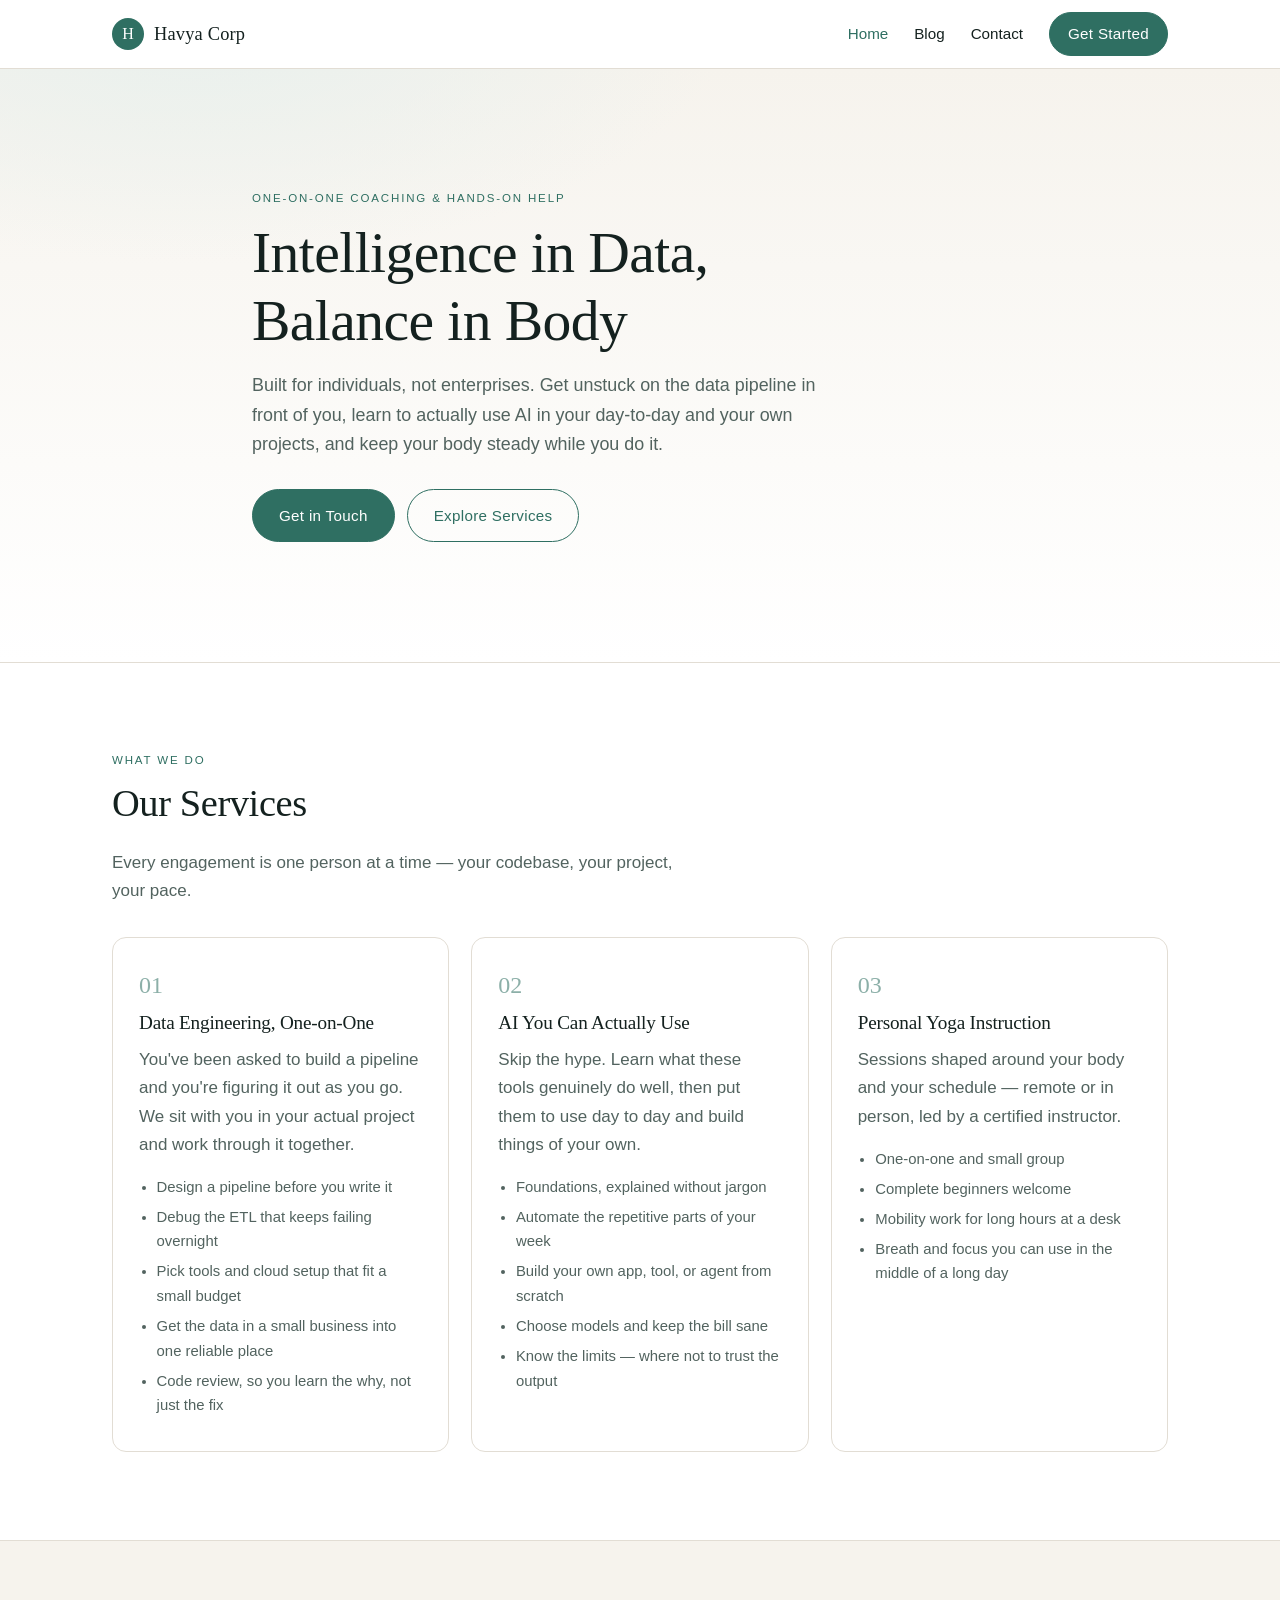
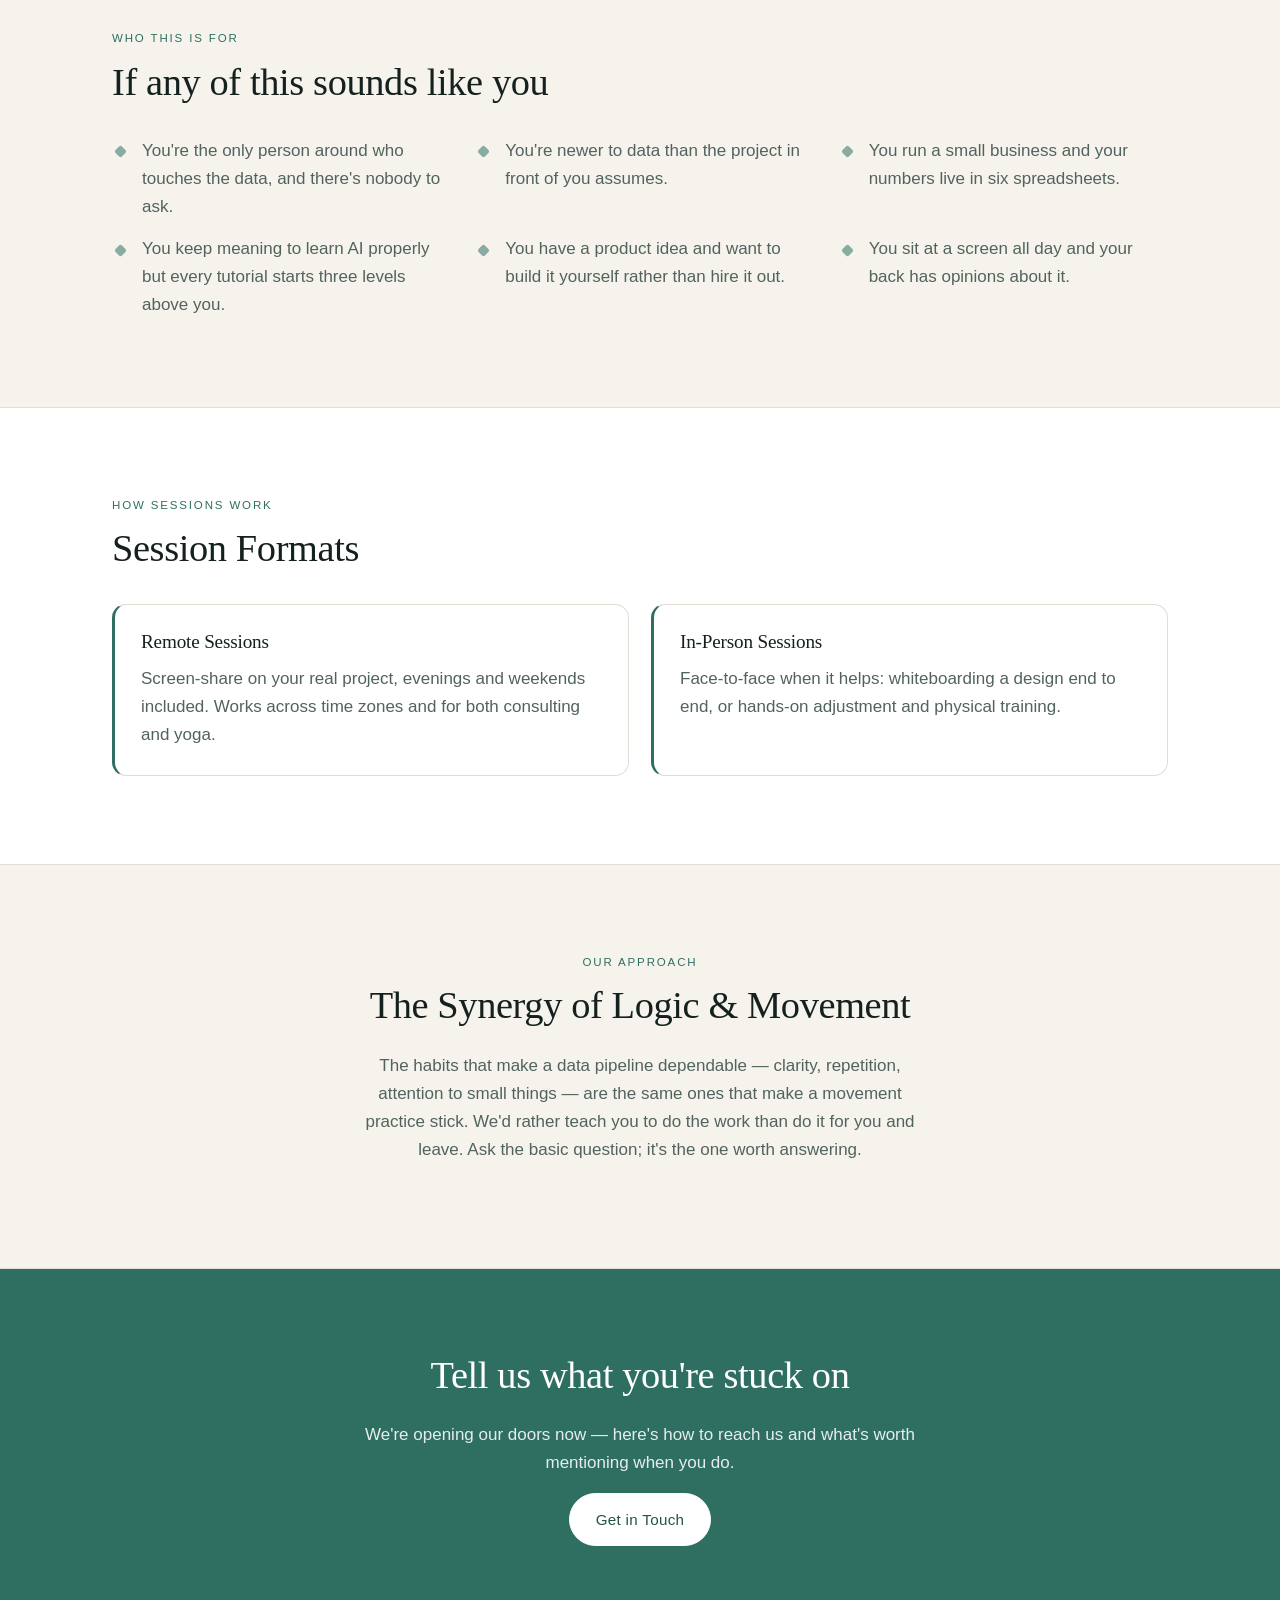
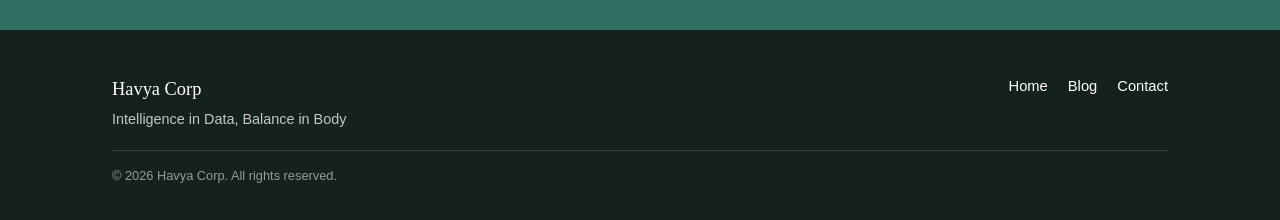
<file: index.html>
<!DOCTYPE html>
<html lang="en">
<head>
<meta charset="utf-8">
<meta name="viewport" content="width=device-width, initial-scale=1">
<title>Havya Corp — Intelligence in Data, Balance in Body</title>
<meta name="description" content="One-on-one help for individuals: build data pipelines for yourself or a small business, learn to actually use AI, and keep your body steady while you do it.">
<link rel="stylesheet" href="assets/css/style.css">
</head>
<body>
<a class="skip-link" href="#main">Skip to content</a>

<header class="site-header">
  <div class="container header-inner">
    <a class="brand" href="index.html">
      <span class="brand-mark" aria-hidden="true">H</span>
      <span class="brand-name">Havya Corp</span>
    </a>

    <button class="nav-toggle" aria-expanded="false" aria-controls="site-nav" aria-label="Toggle navigation">
      <span></span><span></span><span></span>
    </button>

    <nav id="site-nav" class="site-nav">
      <ul>
        <li><a href="index.html" aria-current="page">Home</a></li>
        <li><a href="blog.html">Blog</a></li>
        <li><a href="contact.html">Contact</a></li>
        <li><a class="btn btn-sm" href="contact.html">Get Started</a></li>
      </ul>
    </nav>
  </div>
</header>

<main id="main">

  <!-- Hero -->
  <section class="hero">
    <div class="container hero-inner">
      <p class="eyebrow">One-on-one coaching &amp; hands-on help</p>
      <h1>Intelligence in Data,<br>Balance in Body</h1>
      <p class="lede">
        Built for individuals, not enterprises. Get unstuck on the data pipeline in front
        of you, learn to actually use AI in your day-to-day and your own projects, and keep
        your body steady while you do it.
      </p>
      <div class="hero-actions">
        <a class="btn" href="contact.html">Get in Touch</a>
        <a class="btn btn-ghost" href="#services">Explore Services</a>
      </div>
    </div>
  </section>

  <!-- Services -->
  <section id="services" class="section">
    <div class="container">
      <p class="eyebrow">What we do</p>
      <h2>Our Services</h2>
      <p class="prose">
        Every engagement is one person at a time — your codebase, your project, your pace.
      </p>

      <div class="cards">
        <article class="card">
          <span class="card-num">01</span>
          <h3>Data Engineering, One-on-One</h3>
          <p>
            You've been asked to build a pipeline and you're figuring it out as you go.
            We sit with you in your actual project and work through it together.
          </p>
          <ul class="card-list">
            <li>Design a pipeline before you write it</li>
            <li>Debug the ETL that keeps failing overnight</li>
            <li>Pick tools and cloud setup that fit a small budget</li>
            <li>Get the data in a small business into one reliable place</li>
            <li>Code review, so you learn the why, not just the fix</li>
          </ul>
        </article>

        <article class="card">
          <span class="card-num">02</span>
          <h3>AI You Can Actually Use</h3>
          <p>
            Skip the hype. Learn what these tools genuinely do well, then put them to use
            day to day and build things of your own.
          </p>
          <ul class="card-list">
            <li>Foundations, explained without jargon</li>
            <li>Automate the repetitive parts of your week</li>
            <li>Build your own app, tool, or agent from scratch</li>
            <li>Choose models and keep the bill sane</li>
            <li>Know the limits — where not to trust the output</li>
          </ul>
        </article>

        <article class="card">
          <span class="card-num">03</span>
          <h3>Personal Yoga Instruction</h3>
          <p>
            Sessions shaped around your body and your schedule — remote or in person,
            led by a certified instructor.
          </p>
          <ul class="card-list">
            <li>One-on-one and small group</li>
            <li>Complete beginners welcome</li>
            <li>Mobility work for long hours at a desk</li>
            <li>Breath and focus you can use in the middle of a long day</li>
          </ul>
        </article>
      </div>
    </div>
  </section>

  <!-- Who it's for -->
  <section class="section section-alt">
    <div class="container">
      <p class="eyebrow">Who this is for</p>
      <h2>If any of this sounds like you</h2>
      <ul class="audience">
        <li>You're the only person around who touches the data, and there's nobody to ask.</li>
        <li>You're newer to data than the project in front of you assumes.</li>
        <li>You run a small business and your numbers live in six spreadsheets.</li>
        <li>You keep meaning to learn AI properly but every tutorial starts three levels above you.</li>
        <li>You have a product idea and want to build it yourself rather than hire it out.</li>
        <li>You sit at a screen all day and your back has opinions about it.</li>
      </ul>
    </div>
  </section>

  <!-- Session formats -->
  <section class="section">
    <div class="container">
      <p class="eyebrow">How sessions work</p>
      <h2>Session Formats</h2>
      <div class="split">
        <div class="panel">
          <h3>Remote Sessions</h3>
          <p>
            Screen-share on your real project, evenings and weekends included. Works across
            time zones and for both consulting and yoga.
          </p>
        </div>
        <div class="panel">
          <h3>In-Person Sessions</h3>
          <p>
            Face-to-face when it helps: whiteboarding a design end to end, or hands-on
            adjustment and physical training.
          </p>
        </div>
      </div>
    </div>
  </section>

  <!-- Approach -->
  <section class="section section-alt">
    <div class="container narrow center">
      <p class="eyebrow">Our approach</p>
      <h2>The Synergy of Logic &amp; Movement</h2>
      <p class="prose">
        The habits that make a data pipeline dependable — clarity, repetition, attention to
        small things — are the same ones that make a movement practice stick. We'd rather
        teach you to do the work than do it for you and leave. Ask the basic question; it's
        the one worth answering.
      </p>
    </div>
  </section>

  <!-- CTA -->
  <section class="cta">
    <div class="container center">
      <h2>Tell us what you're stuck on</h2>
      <p class="prose">
        We're opening our doors now — here's how to reach us and what's worth mentioning
        when you do.
      </p>
      <a class="btn btn-invert" href="contact.html">Get in Touch</a>
    </div>
  </section>

</main>

<footer class="site-footer">
  <div class="container footer-inner">
    <div>
      <p class="footer-brand">Havya Corp</p>
      <p class="footer-tag">Intelligence in Data, Balance in Body</p>
      <!-- Once the mailbox is live, add it back here:
      <p><a href="mailto:you@yourdomain.com">you@yourdomain.com</a></p>
      -->
    </div>
    <nav class="footer-nav" aria-label="Footer">
      <a href="index.html">Home</a>
      <a href="blog.html">Blog</a>
      <a href="contact.html">Contact</a>
    </nav>
    <p class="copyright">&copy; <span data-year>2026</span> Havya Corp. All rights reserved.</p>
  </div>
</footer>

<script src="assets/js/main.js"></script>
</body>
</html>
</file>
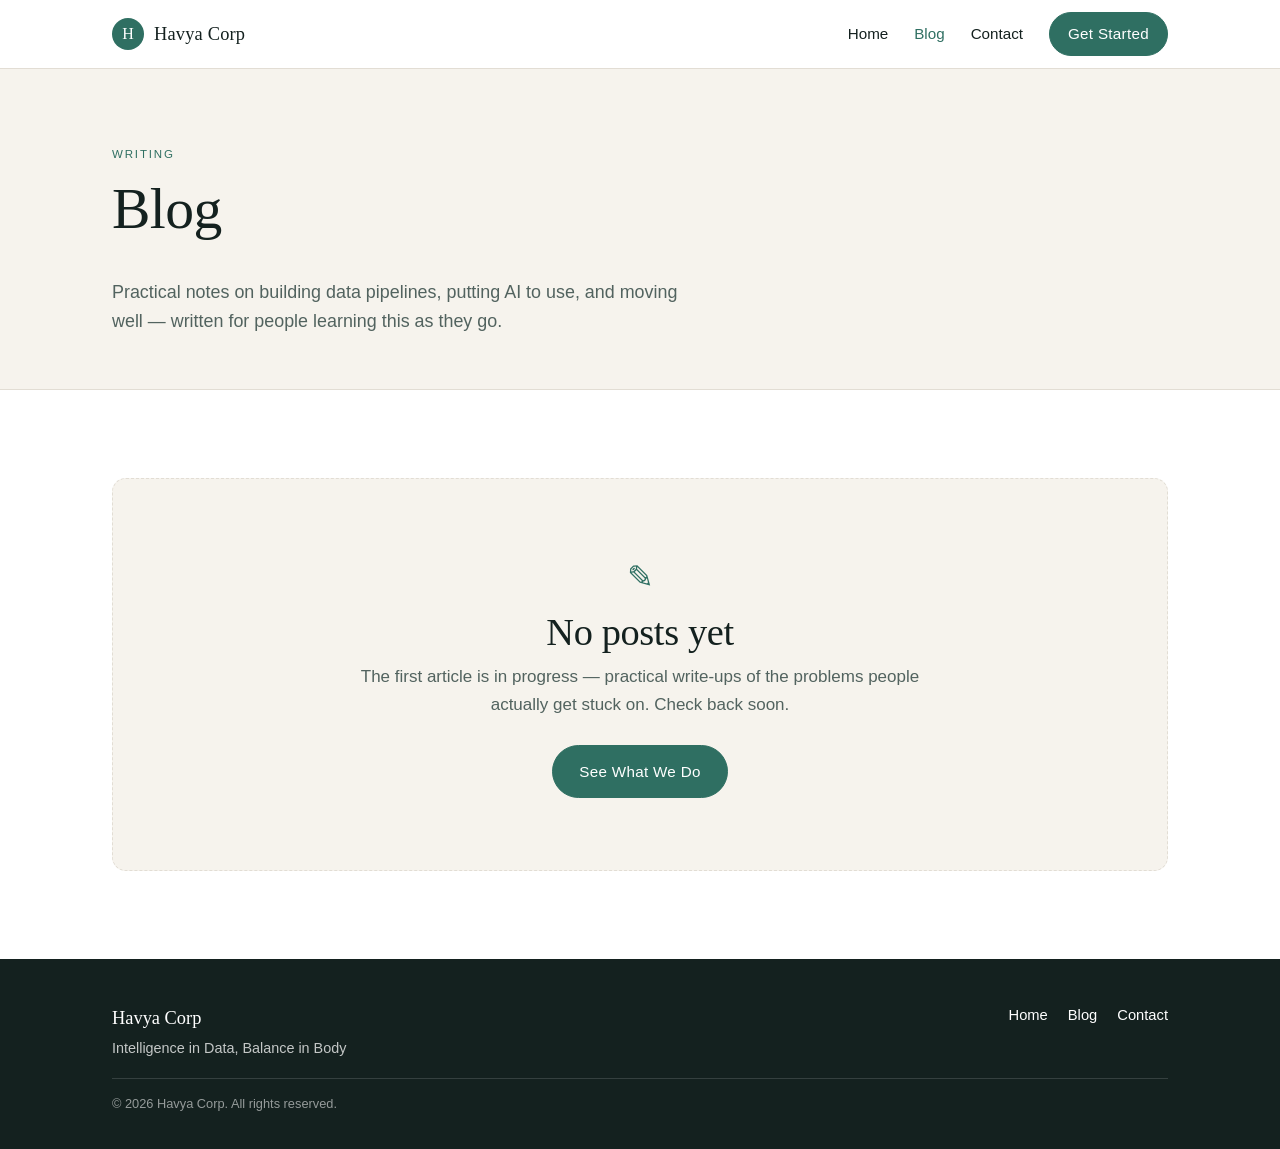
<file: blog.html>
<!DOCTYPE html>
<html lang="en">
<head>
<meta charset="utf-8">
<meta name="viewport" content="width=device-width, initial-scale=1">
<title>Blog — Havya Corp</title>
<meta name="description" content="Notes on AI strategy, data engineering, and mindful movement from Havya Corp.">
<link rel="stylesheet" href="assets/css/style.css">
</head>
<body>
<a class="skip-link" href="#main">Skip to content</a>

<header class="site-header">
  <div class="container header-inner">
    <a class="brand" href="index.html">
      <span class="brand-mark" aria-hidden="true">H</span>
      <span class="brand-name">Havya Corp</span>
    </a>

    <button class="nav-toggle" aria-expanded="false" aria-controls="site-nav" aria-label="Toggle navigation">
      <span></span><span></span><span></span>
    </button>

    <nav id="site-nav" class="site-nav">
      <ul>
        <li><a href="index.html">Home</a></li>
        <li><a href="blog.html" aria-current="page">Blog</a></li>
        <li><a href="contact.html">Contact</a></li>
        <li><a class="btn btn-sm" href="contact.html">Get Started</a></li>
      </ul>
    </nav>
  </div>
</header>

<main id="main">

  <section class="page-head">
    <div class="container">
      <p class="eyebrow">Writing</p>
      <h1>Blog</h1>
      <p class="lede">
        Practical notes on building data pipelines, putting AI to use, and moving well —
        written for people learning this as they go.
      </p>
    </div>
  </section>

  <section class="section">
    <div class="container">

      <!-- No posts yet. When you add one, delete this empty-state block
           and copy the commented-out post list below it. -->
      <div class="empty-state">
        <p class="empty-icon" aria-hidden="true">✎</p>
        <h2>No posts yet</h2>
        <p class="prose">
          The first article is in progress — practical write-ups of the problems people
          actually get stuck on. Check back soon.
        </p>
        <a class="btn" href="index.html#services">See What We Do</a>
      </div>

      <!--
      HOW TO ADD A POST
      1. Create a file like posts/my-first-post.html (copy blog.html and replace
         this section with your article text).
      2. Delete the .empty-state block above.
      3. Uncomment the list below and add one <article class="post-item"> per post.

      <div class="post-list">
        <article class="post-item">
          <p class="post-meta"><time datetime="2026-10-01">October 1, 2026</time> · Data Engineering</p>
          <h2><a href="posts/my-first-post.html">Your post title goes here</a></h2>
          <p>One or two sentences summarizing the post so readers know why to click.</p>
          <a class="text-link" href="posts/my-first-post.html">Read more →</a>
        </article>
      </div>
      -->

    </div>
  </section>

</main>

<footer class="site-footer">
  <div class="container footer-inner">
    <div>
      <p class="footer-brand">Havya Corp</p>
      <p class="footer-tag">Intelligence in Data, Balance in Body</p>
      <!-- Once the mailbox is live, add it back here:
      <p><a href="mailto:you@yourdomain.com">you@yourdomain.com</a></p>
      -->
    </div>
    <nav class="footer-nav" aria-label="Footer">
      <a href="index.html">Home</a>
      <a href="blog.html">Blog</a>
      <a href="contact.html">Contact</a>
    </nav>
    <p class="copyright">&copy; <span data-year>2026</span> Havya Corp. All rights reserved.</p>
  </div>
</footer>

<script src="assets/js/main.js"></script>
</body>
</html>
</file>
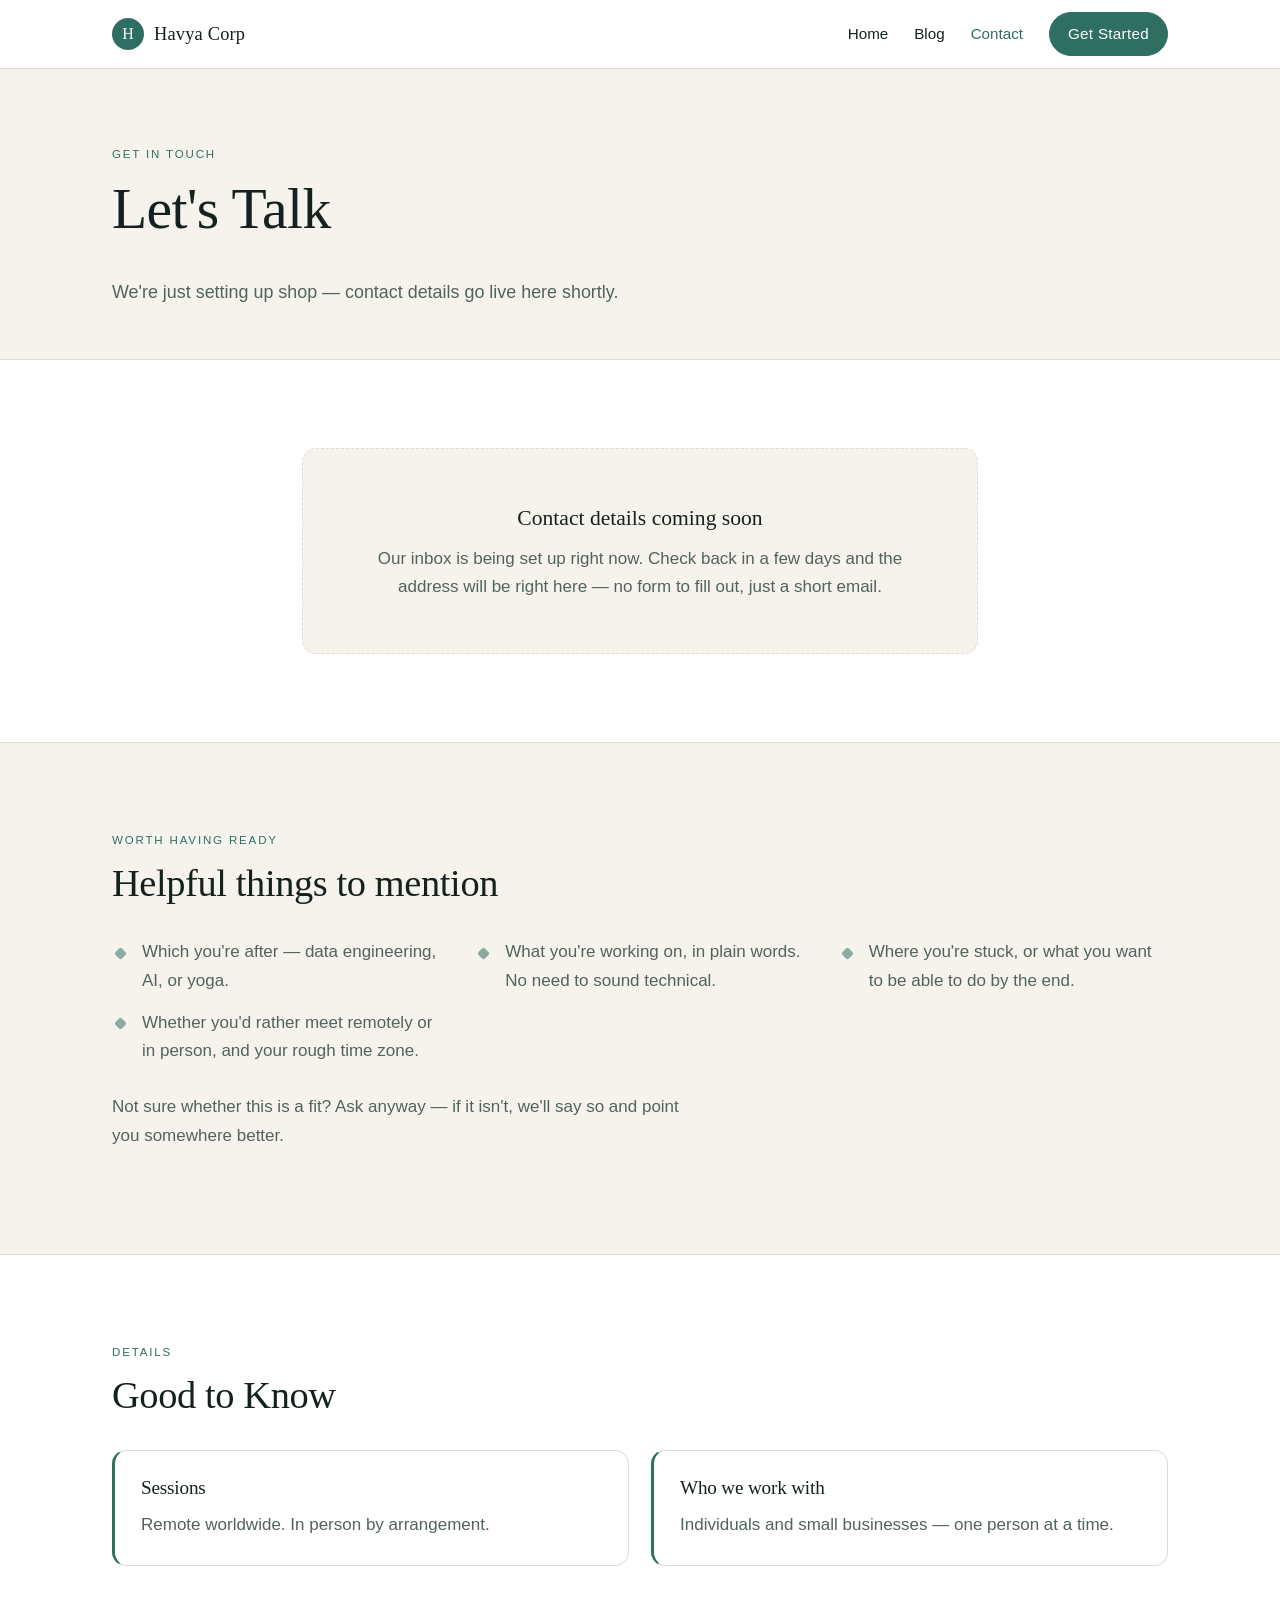
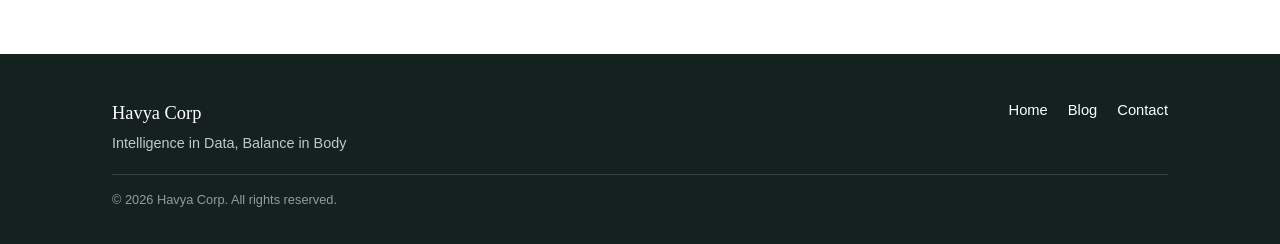
<file: contact.html>
<!DOCTYPE html>
<html lang="en">
<head>
<meta charset="utf-8">
<meta name="viewport" content="width=device-width, initial-scale=1">
<title>Contact — Havya Corp</title>
<meta name="description" content="How to reach Havya Corp about one-on-one data engineering help, learning to use AI, or personal yoga instruction.">
<link rel="stylesheet" href="assets/css/style.css">
</head>
<body>
<a class="skip-link" href="#main">Skip to content</a>

<header class="site-header">
  <div class="container header-inner">
    <a class="brand" href="index.html">
      <span class="brand-mark" aria-hidden="true">H</span>
      <span class="brand-name">Havya Corp</span>
    </a>

    <button class="nav-toggle" aria-expanded="false" aria-controls="site-nav" aria-label="Toggle navigation">
      <span></span><span></span><span></span>
    </button>

    <nav id="site-nav" class="site-nav">
      <ul>
        <li><a href="index.html">Home</a></li>
        <li><a href="blog.html">Blog</a></li>
        <li><a href="contact.html" aria-current="page">Contact</a></li>
        <li><a class="btn btn-sm" href="contact.html">Get Started</a></li>
      </ul>
    </nav>
  </div>
</header>

<main id="main">

  <section class="page-head">
    <div class="container">
      <p class="eyebrow">Get in touch</p>
      <h1>Let's Talk</h1>
      <p class="lede">
        We're just setting up shop — contact details go live here shortly.
      </p>
    </div>
  </section>

  <!-- ==========================================================================
       CONTACT DETAILS — currently "coming soon" because the mailbox isn't set up.

       WHEN YOUR EMAIL IS LIVE:
         1. Delete the .notice block below.
         2. Uncomment the block marked LIVE CONTACT right after it.
         3. Replace BOTH copies of you@yourdomain.com with the real address.
         4. Do the same in the footer of index.html, blog.html and contact.html.
       ========================================================================== -->

  <section class="section">
    <div class="container narrow center">
      <div class="notice">
        <p class="notice-title">Contact details coming soon</p>
        <p class="prose">
          Our inbox is being set up right now. Check back in a few days and the address
          will be right here — no form to fill out, just a short email.
        </p>
      </div>
    </div>
  </section>

  <!-- LIVE CONTACT — uncomment this whole section once the mailbox works.
  <section class="section">
    <div class="container narrow center">
      <p class="email-big">
        <a href="mailto:you@yourdomain.com">you@yourdomain.com</a>
      </p>
      <p>
        <a class="btn" href="mailto:you@yourdomain.com?subject=Working%20together">Send an Email</a>
      </p>
      <p class="form-note">Replies usually go out within two business days.</p>
    </div>
  </section>
  -->

  <section class="section section-alt">
    <div class="container">
      <p class="eyebrow">Worth having ready</p>
      <h2>Helpful things to mention</h2>
      <ul class="audience">
        <li>Which you're after — data engineering, AI, or yoga.</li>
        <li>What you're working on, in plain words. No need to sound technical.</li>
        <li>Where you're stuck, or what you want to be able to do by the end.</li>
        <li>Whether you'd rather meet remotely or in person, and your rough time zone.</li>
      </ul>
      <p class="prose">
        Not sure whether this is a fit? Ask anyway — if it isn't, we'll say so and point
        you somewhere better.
      </p>
    </div>
  </section>

  <section class="section">
    <div class="container">
      <p class="eyebrow">Details</p>
      <h2>Good to Know</h2>
      <div class="split">
        <div class="panel">
          <h3>Sessions</h3>
          <p>Remote worldwide. In person by arrangement.</p>
        </div>
        <div class="panel">
          <h3>Who we work with</h3>
          <p>Individuals and small businesses — one person at a time.</p>
        </div>
      </div>

      <!-- SOCIAL LINKS — hidden for now because the profiles don't exist yet.
           Uncomment, drop the ones you don't use, and replace each # with a real URL.

      <h2 class="follow-head">Follow along</h2>
      <ul class="social-list">
        <li><a href="#">LinkedIn</a></li>
        <li><a href="#">Instagram</a></li>
        <li><a href="#">YouTube</a></li>
        <li><a href="#">X</a></li>
      </ul>
      -->
    </div>
  </section>

</main>

<footer class="site-footer">
  <div class="container footer-inner">
    <div>
      <p class="footer-brand">Havya Corp</p>
      <p class="footer-tag">Intelligence in Data, Balance in Body</p>
      <!-- Once the mailbox is live, add it back here:
      <p><a href="mailto:you@yourdomain.com">you@yourdomain.com</a></p>
      -->
    </div>
    <nav class="footer-nav" aria-label="Footer">
      <a href="index.html">Home</a>
      <a href="blog.html">Blog</a>
      <a href="contact.html">Contact</a>
    </nav>
    <p class="copyright">&copy; <span data-year>2026</span> Havya Corp. All rights reserved.</p>
  </div>
</footer>

<script src="assets/js/main.js"></script>
</body>
</html>
</file>
<file: assets/css/style.css>
/* ==========================================================================
   Havya Corp — single stylesheet
   Change the colors in :root and the whole site follows.
   ========================================================================== */

:root {
  --ink:        #14211f;   /* body text */
  --ink-soft:   #52635f;   /* secondary text */
  --accent:     #2f6f62;   /* brand green */
  --accent-dk:  #22544a;
  --sand:       #f6f3ed;   /* alt section background */
  --line:       #e2ddd4;
  --white:      #ffffff;
  --radius:     14px;
  --maxw:       1100px;
  --font-body:  "Helvetica Neue", Helvetica, Arial, sans-serif;
  --font-head:  Georgia, "Times New Roman", serif;
}

*, *::before, *::after { box-sizing: border-box; }

html { scroll-behavior: smooth; }

body {
  margin: 0;
  font-family: var(--font-body);
  font-size: 17px;
  line-height: 1.65;
  color: var(--ink);
  background: var(--white);
  -webkit-font-smoothing: antialiased;
}

h1, h2, h3 {
  font-family: var(--font-head);
  font-weight: 400;
  line-height: 1.18;
  margin: 0 0 .6em;
  letter-spacing: -.01em;
}
h1 { font-size: clamp(2.1rem, 5.5vw, 3.6rem); }
h2 { font-size: clamp(1.6rem, 3.6vw, 2.4rem); }
h3 { font-size: 1.2rem; }

p { margin: 0 0 1rem; }

a { color: var(--accent); text-decoration-thickness: 1px; text-underline-offset: 3px; }
a:hover { color: var(--accent-dk); }

img { max-width: 100%; height: auto; display: block; }

:focus-visible {
  outline: 3px solid var(--accent);
  outline-offset: 2px;
  border-radius: 4px;
}

.container { width: 100%; max-width: var(--maxw); margin: 0 auto; padding: 0 22px; }
.narrow { max-width: 720px; }
.center { text-align: center; }
.center .prose { margin-left: auto; margin-right: auto; }

.skip-link {
  position: absolute; left: -9999px; top: 0;
  background: var(--ink); color: var(--white);
  padding: 10px 16px; z-index: 100;
}
.skip-link:focus { left: 8px; top: 8px; }

.eyebrow {
  text-transform: uppercase;
  letter-spacing: .16em;
  font-size: .72rem;
  color: var(--accent);
  margin: 0 0 .7rem;
}

.lede { font-size: 1.12rem; color: var(--ink-soft); max-width: 60ch; }
.prose { color: var(--ink-soft); max-width: 62ch; }

/* --- Buttons ------------------------------------------------------------- */

.btn {
  display: inline-block;
  background: var(--accent);
  color: var(--white);
  font-size: .95rem;
  letter-spacing: .02em;
  padding: 13px 26px;
  border: 1px solid var(--accent);
  border-radius: 999px;
  text-decoration: none;
  cursor: pointer;
  transition: background .18s ease, color .18s ease, transform .18s ease;
}
.btn:hover { background: var(--accent-dk); border-color: var(--accent-dk); color: var(--white); transform: translateY(-1px); }
.btn-sm { padding: 8px 18px; font-size: .85rem; }
.btn-ghost { background: transparent; color: var(--accent); }
.btn-ghost:hover { background: var(--accent); color: var(--white); }
.btn-invert { background: var(--white); color: var(--accent-dk); border-color: var(--white); }
.btn-invert:hover { background: var(--sand); color: var(--accent-dk); border-color: var(--sand); }

.text-link { font-size: .92rem; text-decoration: none; }
.text-link:hover { text-decoration: underline; }

/* --- Header / nav -------------------------------------------------------- */

.site-header {
  position: sticky; top: 0; z-index: 50;
  background: rgba(255,255,255,.92);
  backdrop-filter: saturate(140%) blur(8px);
  border-bottom: 1px solid var(--line);
}
.header-inner {
  display: flex; align-items: center; justify-content: space-between;
  min-height: 68px; gap: 16px;
}

.brand { display: flex; align-items: center; gap: 10px; text-decoration: none; color: var(--ink); }
.brand-mark {
  display: grid; place-items: center;
  width: 32px; height: 32px; border-radius: 50%;
  background: var(--accent); color: var(--white);
  font-family: var(--font-head); font-size: 1rem;
}
.brand-name { font-family: var(--font-head); font-size: 1.15rem; letter-spacing: .01em; }

.site-nav ul { display: flex; align-items: center; gap: 26px; list-style: none; margin: 0; padding: 0; }
.site-nav a { color: var(--ink); text-decoration: none; font-size: .95rem; }
.site-nav a:hover { color: var(--accent); }
.site-nav a[aria-current="page"] { color: var(--accent); }
.site-nav a.btn { color: var(--white); }

.nav-toggle {
  display: none;
  background: none; border: 0; padding: 8px; cursor: pointer;
}
.nav-toggle span {
  display: block; width: 24px; height: 2px; margin: 5px 0;
  background: var(--ink); transition: transform .2s ease, opacity .2s ease;
}
.nav-toggle[aria-expanded="true"] span:nth-child(1) { transform: translateY(7px) rotate(45deg); }
.nav-toggle[aria-expanded="true"] span:nth-child(2) { opacity: 0; }
.nav-toggle[aria-expanded="true"] span:nth-child(3) { transform: translateY(-7px) rotate(-45deg); }

@media (max-width: 760px) {
  .nav-toggle { display: block; }
  .site-nav {
    position: absolute; left: 0; right: 0; top: 100%;
    background: var(--white);
    border-bottom: 1px solid var(--line);
    display: none;
  }
  .site-nav.open { display: block; }
  .site-nav ul { flex-direction: column; align-items: flex-start; gap: 0; padding: 8px 22px 18px; }
  .site-nav li { width: 100%; }
  .site-nav a { display: block; padding: 12px 0; }
  .site-nav a.btn { display: inline-block; margin-top: 8px; }
}

/* --- Hero --------------------------------------------------------------- */

.hero {
  background:
    radial-gradient(900px 420px at 15% -10%, #e8f0ed 0%, transparent 60%),
    linear-gradient(180deg, var(--sand) 0%, var(--white) 100%);
  border-bottom: 1px solid var(--line);
}
.hero-inner { padding: clamp(60px, 11vw, 120px) 22px; max-width: 820px; }
.hero h1 { margin-bottom: 1rem; }
.hero-actions { display: flex; flex-wrap: wrap; gap: 12px; margin-top: 1.8rem; }

/* --- Sections ----------------------------------------------------------- */

.section { padding: clamp(52px, 8vw, 88px) 0; }
.section-alt { background: var(--sand); border-block: 1px solid var(--line); }

.page-head {
  padding: clamp(48px, 7vw, 76px) 0 clamp(24px, 4vw, 36px);
  background: var(--sand);
  border-bottom: 1px solid var(--line);
}

/* --- Service cards ------------------------------------------------------ */

.cards {
  display: grid;
  grid-template-columns: repeat(auto-fit, minmax(280px, 1fr));
  gap: 22px;
  margin-top: 2rem;
}
.card {
  background: var(--white);
  border: 1px solid var(--line);
  border-radius: var(--radius);
  padding: 28px 26px;
  transition: transform .18s ease, box-shadow .18s ease;
}
.card:hover { transform: translateY(-3px); box-shadow: 0 12px 28px rgba(20,33,31,.08); }
.card-num {
  display: block;
  font-family: var(--font-head);
  font-size: 1.5rem;
  color: var(--accent);
  opacity: .55;
  margin-bottom: .4rem;
}
.card p { color: var(--ink-soft); }
.card-list { margin: 1rem 0 0; padding-left: 1.1rem; color: var(--ink-soft); font-size: .93rem; }
.card-list li { margin-bottom: .35rem; }

/* --- Two-up panels ----------------------------------------------------- */

.split {
  display: grid;
  grid-template-columns: repeat(auto-fit, minmax(280px, 1fr));
  gap: 22px;
  margin-top: 2rem;
}
.panel {
  background: var(--white);
  border: 1px solid var(--line);
  border-left: 3px solid var(--accent);
  border-radius: var(--radius);
  padding: 26px;
}
.panel p { color: var(--ink-soft); margin: 0; }

/* --- CTA band ---------------------------------------------------------- */

.cta {
  background: var(--accent);
  color: var(--white);
  padding: clamp(52px, 8vw, 84px) 0;
}
.cta h2 { color: var(--white); }
.cta .prose { color: rgba(255,255,255,.88); }

/* --- Blog -------------------------------------------------------------- */

.empty-state {
  text-align: center;
  border: 1px dashed var(--line);
  border-radius: var(--radius);
  background: var(--sand);
  padding: clamp(44px, 7vw, 72px) 26px;
}
.empty-icon { font-size: 2rem; color: var(--accent); margin: 0 0 .4rem; }
.empty-state h2 { margin-bottom: .5rem; }
.empty-state .prose { margin: 0 auto 1.6rem; }

.post-list { display: grid; gap: 14px; margin-top: 2rem; }
.post-item {
  border: 1px solid var(--line);
  border-radius: var(--radius);
  padding: 24px 26px;
  background: var(--white);
}
.post-item h2 { font-size: 1.4rem; margin-bottom: .4rem; }
.post-item h2 a { text-decoration: none; color: var(--ink); }
.post-item h2 a:hover { color: var(--accent); }
.post-item p { color: var(--ink-soft); }
.post-meta {
  font-size: .78rem; text-transform: uppercase; letter-spacing: .1em;
  color: var(--ink-soft); margin-bottom: .5rem;
}

/* --- Audience / checklist lists ---------------------------------------- */

.audience {
  list-style: none;
  margin: 2rem 0 0;
  padding: 0;
  display: grid;
  grid-template-columns: repeat(auto-fit, minmax(300px, 1fr));
  gap: 14px 34px;
}
.audience li {
  position: relative;
  padding-left: 30px;
  color: var(--ink-soft);
}
.audience li::before {
  content: "";
  position: absolute;
  left: 4px; top: .62em;
  width: 9px; height: 9px;
  border-radius: 2px;
  background: var(--accent);
  opacity: .55;
  transform: rotate(45deg);
}
.audience + .prose { margin-top: 1.8rem; }

/* --- Contact ----------------------------------------------------------- */

.notice {
  border: 1px dashed var(--line);
  border-radius: var(--radius);
  background: var(--sand);
  padding: clamp(34px, 5vw, 52px) 26px;
}
.notice-title {
  font-family: var(--font-head);
  font-size: 1.35rem;
  margin-bottom: .5rem;
}
.notice .prose { margin: 0 auto; }

.email-big {
  font-family: var(--font-head);
  font-size: clamp(1.35rem, 4vw, 2rem);
  margin-bottom: 1.4rem;
  word-break: break-word;
}
.email-big a { text-decoration: none; }
.email-big a:hover { text-decoration: underline; }

.form-note { font-size: .88rem; color: var(--ink-soft); margin: 14px 0 0; }

.follow-head { margin-top: 3rem; }

.social-list { list-style: none; margin: 0; padding: 0; display: flex; flex-wrap: wrap; gap: 10px; }
.social-list a {
  display: inline-block;
  font-size: .85rem;
  text-decoration: none;
  padding: 6px 14px;
  border: 1px solid var(--line);
  border-radius: 999px;
}
.social-list a:hover { border-color: var(--accent); background: var(--sand); }

/* --- Footer ------------------------------------------------------------ */

.site-footer {
  background: var(--ink);
  color: rgba(255,255,255,.75);
  padding: 44px 0 34px;
}
.site-footer a { color: var(--white); text-decoration: none; }
.site-footer a:hover { text-decoration: underline; }
.footer-inner { display: grid; gap: 18px; }
.footer-brand { font-family: var(--font-head); font-size: 1.15rem; color: var(--white); margin: 0 0 .2rem; }
.footer-tag { font-size: .9rem; margin: 0; }
.footer-nav { display: flex; flex-wrap: wrap; gap: 20px; font-size: .92rem; }
.copyright { font-size: .8rem; margin: 0; color: rgba(255,255,255,.55); }

@media (min-width: 760px) {
  .footer-inner {
    grid-template-columns: 1fr auto;
    align-items: start;
  }
  .copyright { grid-column: 1 / -1; padding-top: 14px; border-top: 1px solid rgba(255,255,255,.14); }
}

@media (prefers-reduced-motion: reduce) {
  * { transition: none !important; animation: none !important; }
  html { scroll-behavior: auto; }
}
</file>
